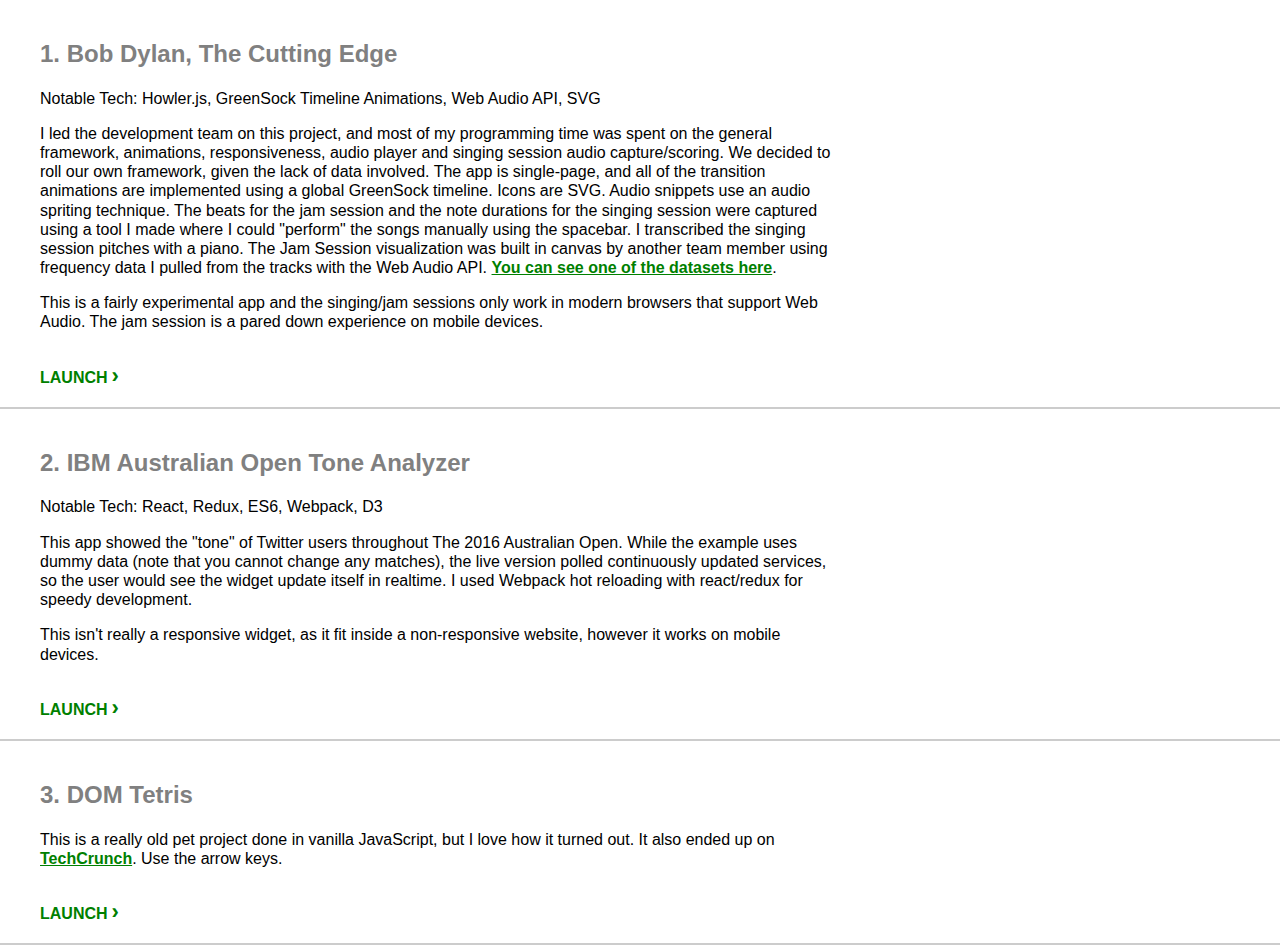
<file: index.html>
<!DOCTYPE html>
<html>
  <head>
    <meta charset="UTF-8">
    <title>Dalton Ridenhour</title>
    <style>
      body {margin: 0; padding:0;font-family: Helvetica, sans-serif;line-height: 1.2;}
      section,article {
        display: block;
      }

      article {
        border-bottom: 2px solid #cccccc;
        padding: 20px 40px;
      }
      article p {
        max-width: 800px;
      }

      h2 a {
        color: grey;
        text-decoration: none;
      }
      p a {
        color: green;
        font-weight: bold;
      }
      p:last-child {margin-bottom: 0;}
      a.cta {
        display: inline-block;
        text-transform: uppercase;
        text-decoration: none;
        font-weight: bold;
        color: green;
        position: relative;
        margin-top: 20px;
      }
      a.cta:after {
        content: "\203a";
        display: block;
        position: absolute;
        right: -26px;
        top: -5px;
        padding-left: 5px;
        font-size: 22px;
        width: 22px;
      }
      p a:hover,
      a.cta:hover {
        opacity: 0.9;
      }
      
    </style>
  </head>
  <body>
  
    <section>
      <article>
        <h2><a href="http://thecuttingedge.bobdylan.com" target="_blank">1. Bob Dylan, The Cutting Edge</a></h2>
        <p>Notable Tech: Howler.js, GreenSock Timeline Animations, Web Audio API, SVG</p>

        <p>I led the development team on this project, and most of my programming time was spent on the general framework, animations, responsiveness, audio player and singing session audio capture/scoring.  We decided to roll our own framework, given the lack of data involved. The app is single-page, and all of the transition animations are implemented using a global GreenSock timeline.  Icons are SVG.  Audio snippets use an audio spriting technique.  The beats for the jam session and the note durations for the singing session were captured using a tool I made where I could "perform" the songs manually using the spacebar.  I transcribed the singing session pitches with a piano.  The Jam Session visualization was built in canvas by another team member using frequency data I pulled from the tracks with the Web Audio API.  <a target="_blank" href="https://thecuttingedge.bobdylan.com/data/lars.json">You can see one of the datasets here</a>.</p>
        <p>This is a fairly experimental app and the singing/jam sessions only work in modern browsers that support Web Audio.  The jam session is a pared down experience on mobile devices.</p>
        <p><a class="cta" href="http://thecuttingedge.bobdylan.com" target="_blank">Launch</a></p>
      </article>
      <article>
        <h2><a href="./tones/" target="_blank">2. IBM Australian Open Tone Analyzer</a></h2>
        <p>Notable Tech: React, Redux, ES6, Webpack, D3</p>
        <p>This app showed the "tone" of Twitter users throughout The 2016 Australian Open.  While the example uses dummy data (note that you cannot change any matches), the live version polled continuously updated services, so the user would see the widget update itself in realtime. I used Webpack hot reloading with react/redux for speedy development.</p>
        <p>This isn't really a responsive widget, as it fit inside a non-responsive website, however it works on mobile devices.</p>
        <p><a class="cta" href="./tones/" target="_blank">Launch</a></p>
      </article>
      <article>
        <h2><a href="./tetris/" target="_blank">3. DOM Tetris</a></h2>
        <p>This is a really old pet project done in vanilla JavaScript, but I love how it turned out.  It also ended up on <a href="https://techcrunch.com/2011/07/12/tc-logo-tetris/" target="_blank">TechCrunch</a>. Use the arrow keys.</p>
        <p><a class="cta" href="./tetris/" target="_blank">Launch</a></p>
      </article>
    </section>
  </body>
</html>
</file>
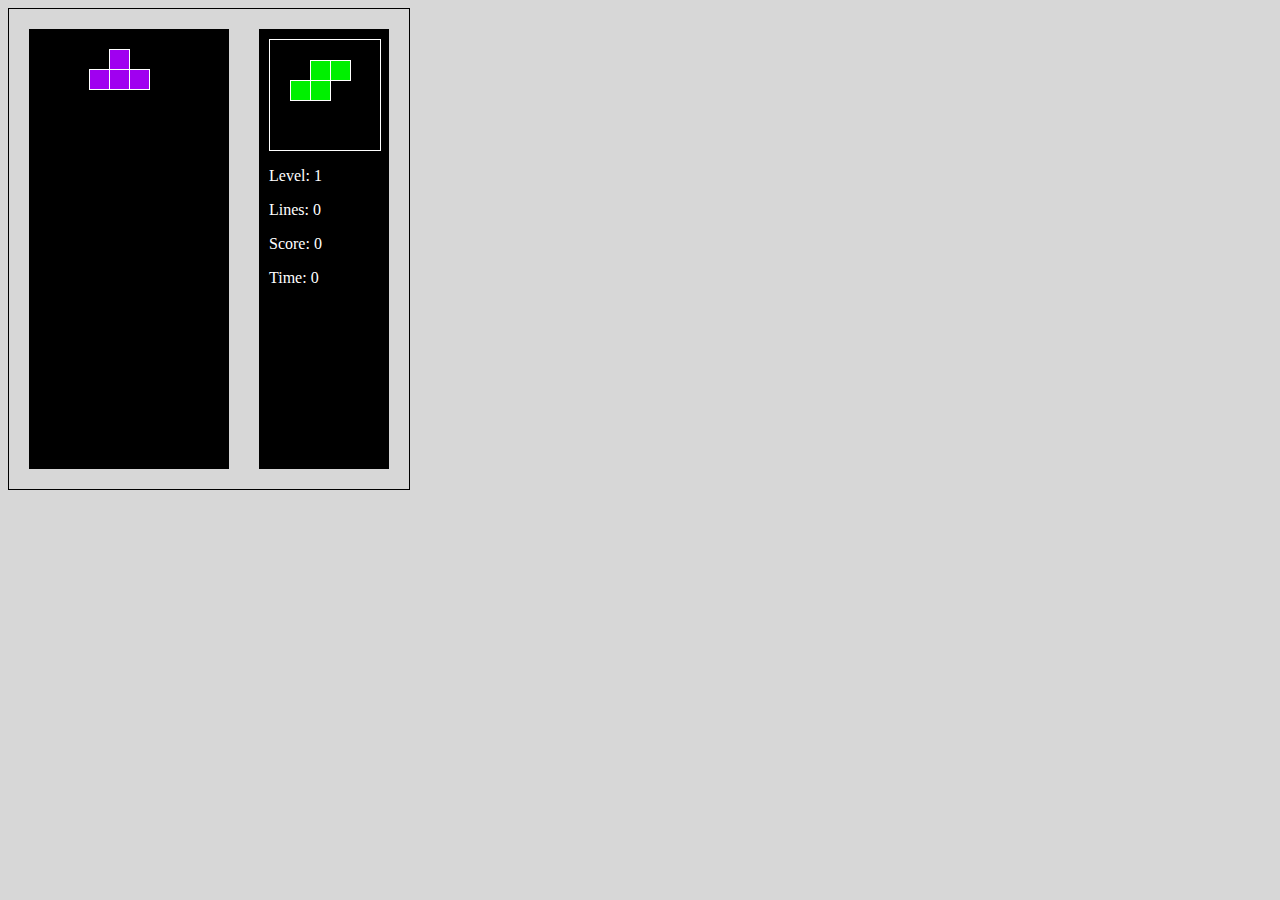
<file: tetris/index.html>
<!DOCTYPE HTML PUBLIC "-//W3C//DTD HTML 4.01//EN"
  "http://www.w3.org/TR/html4/strict.dtd">
<html>
<head>
<style type="text/css">
  body {overflow:hidden; background: #d7d7d7;}
  #tetris {
    width: 360px;
    border: 1px solid black;
    padding: 20px;
  }
  #canvas {
    width: 200px;
    height: 440px;
    background-color: #000;
    position: relative;
    color: #fff;
  }
  #canvas h1 {margin: 0; padding: 0; text-align: center; font-size: 30px; padding-top: 200px;}
  .piece {
    border: 1px solid white;
    position: absolute;
  }
  .square {
    position: absolute;
    width: 19px;
    height: 19px;
    border: 1px solid white;
  }
  .type0 {background-color: #A000F0;}
  .type1 {background-color: #00F0F0;}
  .type2 {background-color: #F0A000;}
  .type3 {background-color: #0000F0;}
  .type4 {background-color: #00F000;}
  .type5 {background-color: #F00000;}
  .type6 {background-color: #F0F000;}
  #next_shape {position: relative; background-color: #000; border: 1px solid white;width: 110px; height: 110px;}
  #info {background-color: #000; color: #fff; float: right; width: 110px; height: 420px; padding: 10px;}
</style>
</head>

<body>
<div id="tetris">
<!-- <div id="board" style="float: right; border: 1px solid black;">Board<br /></div> -->
  <div id="info">
    <div id="next_shape">asdfasdf</div>
    <p id="level">Level: <span></span></p>
    <p id="lines">Lines: <span></span></p>
    <p id="score">Score: <span></span></p>
    <p id="time">Time: <span></span></p>
  </div>
  <div id="canvas"></div>
</div>
<script type="text/javascript" src="tetris.js"></script>
</body>
</html>
</file>
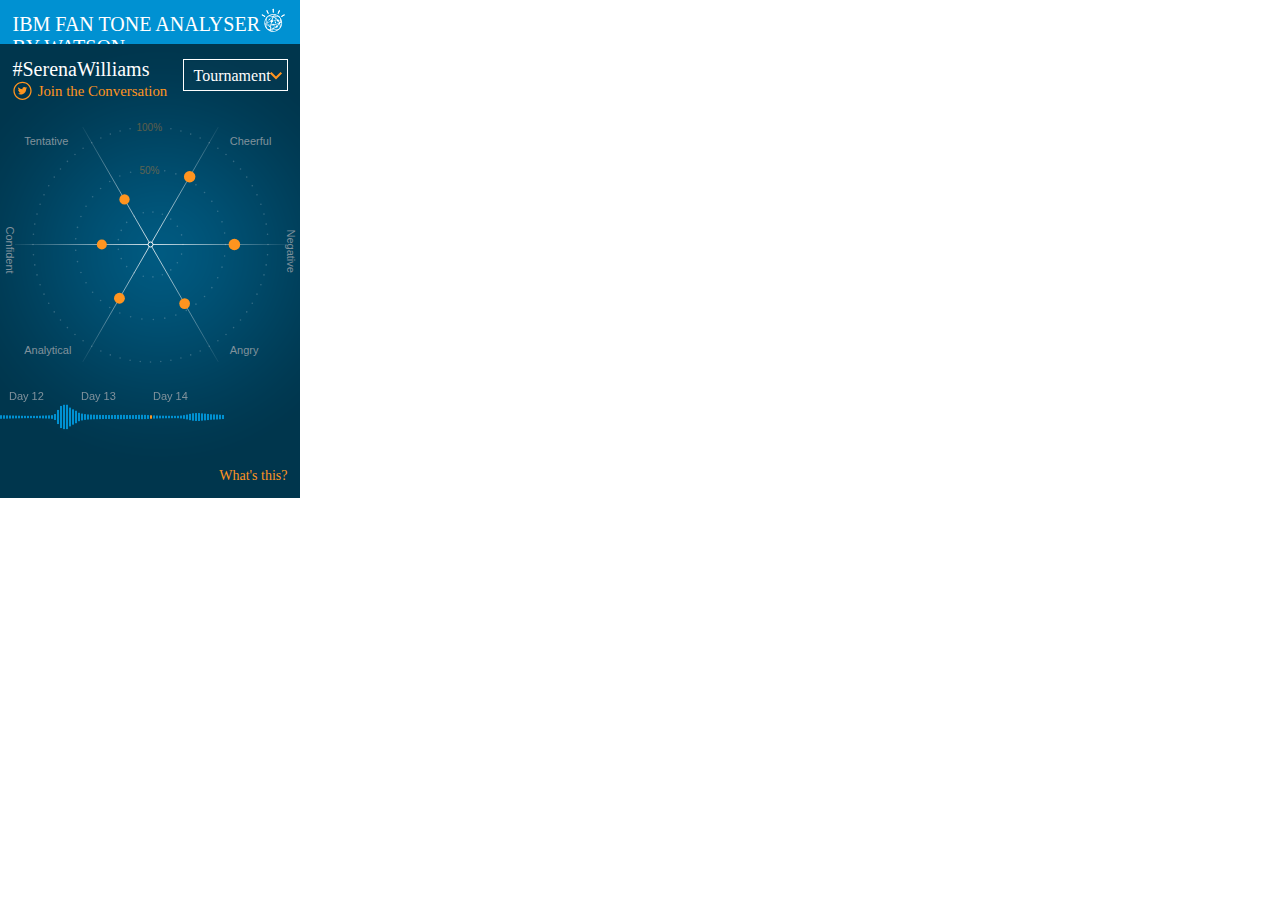
<file: tones/index.html>
<!DOCTYPE html><html lang="en-US"><head><link rel="icon" href="data:;base64,iVBORw0KGgo="><meta charset="UTF-8"><meta http-equiv="X-UA-Compatible" content="IE=edge"><meta name="robots" content="index,follow"><meta name="viewport" content="user-scalable=no,width=device-width, initial-scale=1,maximum-scale=1"><link rel="stylesheet" href="http://www.ausopen.com/aus/css/fonts.css"><link rel="stylesheet" href="./css/bundle.css"></head><body><div id="root-view"><div id="home-view" data-reactid=".n3wo3q8fue" data-react-checksum="1092970263"><div class="ibm-tone-analyzer" style="width:320px;" data-reactid=".n3wo3q8fue.0"><div class="ibm-tone-analyzer-header" data-reactid=".n3wo3q8fue.0.0"><h1 data-reactid=".n3wo3q8fue.0.0.0">IBM Fan Tone Analyser By Watson</h1><svg width="30" height="30" viewBox="-15 -15 1700.8 1417.3" class="ibm-watson-logo" data-reactid=".n3wo3q8fue.0.0.1"><g data-reactid=".n3wo3q8fue.0.0.1.0"><path class="logo-path-1" d="M1002,725.4c13.5-90.1,17-168.9,12-229.3c82.9-3.1,153.2,19.5,192.6,67.2l32-26.4 c-41.5-49.7-106.8-73.9-183.8-73.9c-14.4,0-29.2,0.8-44.3,2.5c-7.6-50.5-22.6-83.3-43.9-92.5c-0.4,0-0.9,0-0.9-0.4l-4.8,39.3 c0.4,0,0.9,0,0.9,0c12,2.8,20.3,23.9,25,56.8c-103.9,16.9-220.9,71-326.4,158.1c-3.5,2.9-6.9,5.8-10.3,8.7 c-5.8-4.1-12.8-6.5-20.4-6.5c-19.5,0-35.5,16-35.5,35.5c0,6.6,1.9,12.8,5.1,18.2c-41.6,42-76.7,86.4-104.6,131.3 c-38.9-115.1-30.2-222.9,28.2-281.8l-29.4-29c-72.1,72.9-73.7,198.9-17.2,330.6c-73.9,28.7-128.1,63.2-122,101.8v0.4l41.9-6.5 c-9.7-12,15.7-35.5,68.8-62.1c-58.4,119.1-63.8,235.5-2.2,310.3l32-26.4c-52.7-64.1-51.9-172.7-3-284.4 c27.5,55,64.8,110.2,111.1,162.4c-4.1,5.8-6.5,12.8-6.5,20.3c0,19.5,16,35.5,35.5,35.5c7.1,0,13.7-2.1,19.2-5.7 c56.2,53.7,116.6,96.9,177,128.5c-35,64.5-67.6,105-85.5,95.6l-13.4,33.3c1.3,0.4,2.2,0.9,3.5,1.3c31.6,9.3,74.4-36.9,117.7-119.1 c66.9,31.8,133,49.1,192.3,50.4c66.6,1.7,124.5-17.3,165.2-58.8l-29.4-29c-63.8,64.4-188.4,68.2-317.2,15.8 c39.5-80.5,78.5-189.6,108.8-312.4c1.8-7.1,3.5-14.2,5.1-21.3c18.9-1.1,33.8-16.6,33.4-35.4c0-13.5-7.7-25.4-19-31.3 c3.7-19,7-37.6,9.9-55.7c189.9-11.8,305.9,16.7,307,43.8l41.1-6.1C1336.6,710.2,1147.8,712.9,1002,725.4z M667.9,638.6 C770.4,554,888.1,507.4,990.1,497.8c4.5,59.9,0.9,144.1-9.7,229.6c-14.8,1.4-29.1,2.9-42.4,4.4c-3.8-11-14.2-18.8-26.5-18.8 c-14.7,0-26.6,11.1-28,25.4c-27.8,3.6-46.2,6.5-49.9,7c-12,1.8-183.6,29.3-318.1,74.4c24.2-43.4,55.6-86.4,93.8-126.5 c5.8,4.2,13,6.7,20.7,6.7c19.5,0,35.5-15.6,35.5-35.5c0-7-2.1-13.5-5.6-19C662.4,643.2,665.2,640.9,667.9,638.6z M970.8,793.1 c-18.4,1.2-33.1,16.7-33.1,35.4c0,14,8.3,26.2,20.2,32c-2.2,9.8-4.4,19.5-6.8,29c-24.9,100.3-69.4,215-112.2,298.4 c-60.6-27.7-121.5-67.7-176.7-119.5c3.3-5.4,5.3-11.7,5.3-18.5c0-19.5-16-35.5-35.5-35.5c-6.3,0-12.2,1.7-17.3,4.6 c-47.3-54.4-83.1-113-107.1-170.8c77.9-32.6,192.1-66.9,331-88.8c16-2.5,31.6-4.8,46.9-6.8c4.4,9.9,14.2,16.7,25.7,16.7 c13.4,0,24.8-9.8,27.5-22.9c13.5-1.4,26.6-2.5,39.5-3.5C976.1,759.6,973.6,776.4,970.8,793.1z" data-reactid=".n3wo3q8fue.0.0.1.0.0"></path><path class="logo-path-2" d="M824,251.6V86.9c0-14.7,12.1-26.8,26.8-26.8s26.8,12.1,26.8,26.8v165.2c0,14.7-12.1,26.8-26.8,26.8 C836.1,278.4,824,266.8,824,251.6" data-reactid=".n3wo3q8fue.0.0.1.0.1"></path><path class="logo-path-2" d="M1113.7,340.7c-9.5-4.8-15.1-14.3-15.1-24.2c0-3.9,0.9-7.8,2.6-11.2l71.3-148.7c4.8-9.5,14.3-15.1,24.2-15.1 c3.9,0,7.8,0.9,11.2,2.6c9.5,4.3,15.1,14.3,15.1,24.2c0,3.9-0.9,7.8-2.6,11.7l-71.3,148.7c-4.8,9.5-14.3,15.1-24.2,15.1 C1121.5,343.3,1117.2,342.4,1113.7,340.7" data-reactid=".n3wo3q8fue.0.0.1.0.2"></path><path class="logo-path-2" d="M575,340.7c-3.9,1.7-7.8,2.6-11.7,2.6c-9.9,0-19.5-5.6-24.2-15.1l-70.9-148.7c-1.7-3.9-2.6-7.8-2.6-11.7 c0-9.9,5.6-19.5,15.1-24.2c3.9-1.7,7.8-2.6,11.7-2.6c9.9,0,19.5,5.6,24.2,15.1l71.3,148.7c1.7,3.5,2.6,7.8,2.6,11.2 C590.1,326.9,584.9,336.4,575,340.7" data-reactid=".n3wo3q8fue.0.0.1.0.3"></path><path class="logo-path-2" d="M1309.1,506.3c-2.6-4.3-3.9-9.1-3.9-14.3c0-9.1,4.3-17.7,12.5-22.9l140.1-86.9c4.3-2.6,9.1-3.9,14.3-3.9 c9.1,0,17.7,4.3,22.9,12.5c2.6,4.3,3.9,9.1,3.9,14.3c0,9.1-4.3,17.7-12.5,22.9L1346.3,515c-4.3,3-9.1,3.9-14.3,3.9 C1323,518.8,1313.9,514.5,1309.1,506.3" data-reactid=".n3wo3q8fue.0.0.1.0.4"></path><path class="logo-path-2" d="M388.2,506.3c-5.2,8.2-13.8,12.5-22.5,12.5c-4.8,0-9.5-1.3-14.3-3.9L211.3,428c-8.2-5.2-12.5-13.8-12.5-22.9 c0-4.8,1.3-9.5,3.9-14.3c5.2-8.2,13.8-12.5,22.5-12.5c4.8,0,9.5,1.3,14.3,3.9l140.1,86.9c8.2,5.2,12.5,13.8,12.5,22.9 C392.5,497.2,391.2,502,388.2,506.3" data-reactid=".n3wo3q8fue.0.0.1.0.5"></path><path class="anim3" d="M824,251.6V86.9c0-14.7,12.1-26.8,26.8-26.8s26.8,12.1,26.8,26.8v165.2c0,14.7-12.1,26.8-26.8,26.8 C836.1,278.4,824,266.8,824,251.6" data-reactid=".n3wo3q8fue.0.0.1.0.6"></path><path class="anim4" d="M1113.7,340.7c-9.5-4.8-15.1-14.3-15.1-24.2c0-3.9,0.9-7.8,2.6-11.2l71.3-148.7c4.8-9.5,14.3-15.1,24.2-15.1 c3.9,0,7.8,0.9,11.2,2.6c9.5,4.3,15.1,14.3,15.1,24.2c0,3.9-0.9,7.8-2.6,11.7l-71.3,148.7c-4.8,9.5-14.3,15.1-24.2,15.1 C1121.5,343.3,1117.2,342.4,1113.7,340.7" data-reactid=".n3wo3q8fue.0.0.1.0.7"></path><path class="anim2" d="M575,340.7c-3.9,1.7-7.8,2.6-11.7,2.6c-9.9,0-19.5-5.6-24.2-15.1l-70.9-148.7c-1.7-3.9-2.6-7.8-2.6-11.7 c0-9.9,5.6-19.5,15.1-24.2c3.9-1.7,7.8-2.6,11.7-2.6c9.9,0,19.5,5.6,24.2,15.1l71.3,148.7c1.7,3.5,2.6,7.8,2.6,11.2 C590.1,326.9,584.9,336.4,575,340.7" data-reactid=".n3wo3q8fue.0.0.1.0.8"></path><path class="anim5" d="M1309.1,506.3c-2.6-4.3-3.9-9.1-3.9-14.3c0-9.1,4.3-17.7,12.5-22.9l140.1-86.9c4.3-2.6,9.1-3.9,14.3-3.9 c9.1,0,17.7,4.3,22.9,12.5c2.6,4.3,3.9,9.1,3.9,14.3c0,9.1-4.3,17.7-12.5,22.9L1346.3,515c-4.3,3-9.1,3.9-14.3,3.9 C1323,518.8,1313.9,514.5,1309.1,506.3" data-reactid=".n3wo3q8fue.0.0.1.0.9"></path><path class="anim1" d="M388.2,506.3c-5.2,8.2-13.8,12.5-22.5,12.5c-4.8,0-9.5-1.3-14.3-3.9L211.3,428c-8.2-5.2-12.5-13.8-12.5-22.9 c0-4.8,1.3-9.5,3.9-14.3c5.2-8.2,13.8-12.5,22.5-12.5c4.8,0,9.5,1.3,14.3,3.9l140.1,86.9c8.2,5.2,12.5,13.8,12.5,22.9 C392.5,497.2,391.2,502,388.2,506.3" data-reactid=".n3wo3q8fue.0.0.1.0.a"></path><path class="logo-path-2" d="M1217.8,1200.3c84.1-89.9,135.7-210.6,135.9-343.4c0-277.2-225.7-502.4-502.9-502.4 c-134.3,0-256.6,53-346.9,139.2c-3.7,3.2-7.3,6.5-10.7,10l0.3,0.3C403.6,594.9,348,719.8,348,857.4c0,277.2,225.7,502.4,502.9,502.4 c139.4,0,265.7-57,356.9-149l0.3,0.3C1211.4,1207.6,1214.7,1204,1217.8,1200.3z M1266.8,1056.7c1.3-53.4-10.5-112.7-34.6-173.2 c31.7-13.3,59.3-27.7,79.7-43.2c0.2,5.7,0.3,11.4,0.3,17.1C1312.2,928.7,1295.9,996.3,1266.8,1056.7z M1078.5,1011.2 c-9.6-5.4-20.6-8.5-32.3-8.5c-36.8,0-66.2,29.8-66.2,66.2c0,8.3,1.5,16.1,4.3,23.4c-87.5,61.9-185,99.7-270.6,113.3 c-1.5-57.3,6-133.2,18.8-211.5c23.4-2.1,45.2-4.5,64.7-6.8c10.1,14.5,26.9,24.1,45.8,24.1c24.4,0,45.2-15.8,52.7-37.7 c53.2-9.3,164.4-31.5,263.2-63.4C1136.4,945,1109.5,979.1,1078.5,1011.2z M518.2,1176.7c-7.8-8.1-15.3-16.5-22.5-25.2 c-0.1-0.2-0.2-0.3-0.3-0.5l-0.1,0.1c-40.5-48.9-71.1-106.3-88.8-169.1c65.8,24,181.2,22.9,282.1,15.7c-14.3,88.4-19.8,159-17,212.7 C606.8,1214.6,551.9,1203.4,518.2,1176.7z M676.2,1252.5c2.3,13.4,5.4,25.3,9.2,35.6c-26.6-10.3-52-22.9-75.9-37.7 C630.7,1253,653,1253.7,676.2,1252.5z M765.6,832.3c41.8-0.2,75.8-34.3,75.8-76.1c0-27-14.1-50.7-35.4-64.2 c17.7-53.9,37.4-106.1,57.3-150.5c59,31.1,118.4,74.2,173.1,128.3c7.9,7.8,15.5,15.7,23,23.7c-5,8.8-7.8,19-7.8,29.9 c0,33.7,27.2,61,61,61c6.1,0,11.9-0.9,17.4-2.6c18,26.4,33.6,53.1,46.7,79.7c-69.2,24.8-164.7,50.3-283,70.5 c-8.9-19-28.2-32.2-50.5-32.2c-28.1,0-51.4,21-55.2,48c-16.6,2.1-32.7,4-48.3,5.7C747.2,912.2,756,871.1,765.6,832.3z M1249.8,831.1 c19.4-46.2,30.8-91.7,33.6-134.2c10.5,28.3,18.4,57.9,23.2,88.5C1306.7,796.3,1287.2,812.6,1249.8,831.1z M1226.5,589.8 c29,54.5,20.2,142.6-21.1,235.4c-12.1-23.2-26-46.4-41.6-69.2c6.1-9.5,9.6-20.7,9.6-32.6c0-33.7-27.2-61-61-61 c-7.2,0-14.1,1.3-20.6,3.5c-7.9-8.5-16-16.9-24.4-25.2c-58.3-57.8-122.3-103.7-186.5-136.5c29.6-58.7,58.4-96.1,80.2-92.2l0.3-2.6 C1069.8,436.2,1163.3,501.4,1226.5,589.8z M850.8,396.1c17.5,0,34.8,1,51.8,2.9c-19.5,19.5-40.2,48.8-61,86.8 C773.3,456.4,706,442,646.4,443.9C708,413.3,777.5,396.1,850.8,396.1z M534.6,521.9c64.9-52.4,173.8-49.6,288.5,0.3 c-21.2,44.2-42.1,97.2-61.3,158c-40.3,1.8-72.6,35.2-72.6,76c0,26.7,13.9,50.2,34.8,63.8c-0.3,1.5-0.7,3-1,4.5 c-10.8,47.8-19.9,92.2-27.3,133.1c-181.3,15.3-284.2-2.3-299.1-28.5l-1.3,0.2c-3.7-23.5-5.6-47.5-5.6-72 C389.5,725.4,445.3,606.1,534.6,521.9z M850.8,1318.7c-37.7,0-74.3-4.5-109.3-13.1l0.8-2c-12.9-7.1-21-26.8-25.2-55.3 c92.9-13.5,196-55.8,291.6-125.1c10.7,7.4,23.7,11.7,37.6,11.7c36.3,0,66.2-29.8,66.2-66.2c0-10.2-2.4-19.9-6.6-28.6 c37.7-37.9,69.9-78.1,96.1-118.9c36,101.4,32.9,194.8-15.7,252.3C1102.1,1262.9,982.8,1318.7,850.8,1318.7z" data-reactid=".n3wo3q8fue.0.0.1.0.b"></path></g></svg></div><div class="ibm-tone-analyzer-stage" style="background-image:url(&#x27;./img/bg.png&#x27;);width:320px;height:418.5px;" data-reactid=".n3wo3q8fue.0.1"><div class="ibm-tone-analyzer-sub-header" data-reactid=".n3wo3q8fue.0.1.0"><div class="ibm-tone-analyzer-intro" data-reactid=".n3wo3q8fue.0.1.0.0"></div><span data-reactid=".n3wo3q8fue.0.1.0.1"></span></div><div class="ibm-tone-analyzer-vis-container" data-reactid=".n3wo3q8fue.0.1.1"></div><div class="ibm-tone-analyzer-not-enough-data ibm-hidden" data-reactid=".n3wo3q8fue.0.1.2"><p data-reactid=".n3wo3q8fue.0.1.2.0">Not enough data to load the Social Tone Analyser experience. Join the conversation by posting a tweet.</p><a href="javascript:void(0);" class="ibm-twitter-cta" data-reactid=".n3wo3q8fue.0.1.2.1"><span class="twitter-icon" data-reactid=".n3wo3q8fue.0.1.2.1.0"><svg version="1.1" x="0px" y="0px" viewBox="0 0 36.2 35.9" data-reactid=".n3wo3q8fue.0.1.2.1.0.0"><g data-reactid=".n3wo3q8fue.0.1.2.1.0.0.0"><path d="M17.7,1.3c-9.4,0-17,7.6-17,17s7.6,17,17,17s17-7.6,17-17S27.1,1.3,17.7,1.3z M17.7,32.9 c-8,0-14.6-6.5-14.6-14.6S9.7,3.7,17.7,3.7s14.6,6.5,14.6,14.6S25.7,32.9,17.7,32.9z" data-reactid=".n3wo3q8fue.0.1.2.1.0.0.0.0"></path><path d="M26.5,12.8c-0.6,0.3-1.3,0.5-2.1,0.6c0.7-0.4,1.3-1.2,1.6-2c-0.7,0.4-1.5,0.7-2.3,0.9 c-0.7-0.7-1.6-1.1-2.6-1.1c-2,0-3.6,1.6-3.6,3.6c0,0.3,0,0.6,0.1,0.8c-3-0.2-5.7-1.6-7.5-3.8c-0.3,0.5-0.5,1.2-0.5,1.8 c0,1.3,0.6,2.4,1.6,3c-0.6,0-1.2-0.2-1.6-0.5c0,0,0,0,0,0c0,1.8,1.2,3.2,2.9,3.5c-0.3,0.1-0.6,0.1-1,0.1c-0.2,0-0.5,0-0.7-0.1 c0.5,1.4,1.8,2.5,3.4,2.5c-1.2,1-2.8,1.5-4.5,1.5c-0.3,0-0.6,0-0.9-0.1c1.6,1,3.5,1.6,5.5,1.6c6.7,0,10.3-5.5,10.3-10.3 c0-0.2,0-0.3,0-0.5C25.4,14.2,26,13.6,26.5,12.8z" data-reactid=".n3wo3q8fue.0.1.2.1.0.0.0.1"></path></g></svg></span><span data-reactid=".n3wo3q8fue.0.1.2.1.1"> Join the Conversation</span></a></div><span data-reactid=".n3wo3q8fue.0.1.3"></span><div class="ibm-tone-analyzer-message" data-reactid=".n3wo3q8fue.0.1.4"></div><div class="ibm-watson-loader loading" data-reactid=".n3wo3q8fue.0.1.5"><svg width="71" height="71" viewBox="-35.5 -35.5 1700.8 1417.3" class="ibm-watson-logo ibm-watson-logo-loader loading" data-reactid=".n3wo3q8fue.0.1.5.0"><g data-reactid=".n3wo3q8fue.0.1.5.0.0"><path class="logo-path-1" d="M1002,725.4c13.5-90.1,17-168.9,12-229.3c82.9-3.1,153.2,19.5,192.6,67.2l32-26.4 c-41.5-49.7-106.8-73.9-183.8-73.9c-14.4,0-29.2,0.8-44.3,2.5c-7.6-50.5-22.6-83.3-43.9-92.5c-0.4,0-0.9,0-0.9-0.4l-4.8,39.3 c0.4,0,0.9,0,0.9,0c12,2.8,20.3,23.9,25,56.8c-103.9,16.9-220.9,71-326.4,158.1c-3.5,2.9-6.9,5.8-10.3,8.7 c-5.8-4.1-12.8-6.5-20.4-6.5c-19.5,0-35.5,16-35.5,35.5c0,6.6,1.9,12.8,5.1,18.2c-41.6,42-76.7,86.4-104.6,131.3 c-38.9-115.1-30.2-222.9,28.2-281.8l-29.4-29c-72.1,72.9-73.7,198.9-17.2,330.6c-73.9,28.7-128.1,63.2-122,101.8v0.4l41.9-6.5 c-9.7-12,15.7-35.5,68.8-62.1c-58.4,119.1-63.8,235.5-2.2,310.3l32-26.4c-52.7-64.1-51.9-172.7-3-284.4 c27.5,55,64.8,110.2,111.1,162.4c-4.1,5.8-6.5,12.8-6.5,20.3c0,19.5,16,35.5,35.5,35.5c7.1,0,13.7-2.1,19.2-5.7 c56.2,53.7,116.6,96.9,177,128.5c-35,64.5-67.6,105-85.5,95.6l-13.4,33.3c1.3,0.4,2.2,0.9,3.5,1.3c31.6,9.3,74.4-36.9,117.7-119.1 c66.9,31.8,133,49.1,192.3,50.4c66.6,1.7,124.5-17.3,165.2-58.8l-29.4-29c-63.8,64.4-188.4,68.2-317.2,15.8 c39.5-80.5,78.5-189.6,108.8-312.4c1.8-7.1,3.5-14.2,5.1-21.3c18.9-1.1,33.8-16.6,33.4-35.4c0-13.5-7.7-25.4-19-31.3 c3.7-19,7-37.6,9.9-55.7c189.9-11.8,305.9,16.7,307,43.8l41.1-6.1C1336.6,710.2,1147.8,712.9,1002,725.4z M667.9,638.6 C770.4,554,888.1,507.4,990.1,497.8c4.5,59.9,0.9,144.1-9.7,229.6c-14.8,1.4-29.1,2.9-42.4,4.4c-3.8-11-14.2-18.8-26.5-18.8 c-14.7,0-26.6,11.1-28,25.4c-27.8,3.6-46.2,6.5-49.9,7c-12,1.8-183.6,29.3-318.1,74.4c24.2-43.4,55.6-86.4,93.8-126.5 c5.8,4.2,13,6.7,20.7,6.7c19.5,0,35.5-15.6,35.5-35.5c0-7-2.1-13.5-5.6-19C662.4,643.2,665.2,640.9,667.9,638.6z M970.8,793.1 c-18.4,1.2-33.1,16.7-33.1,35.4c0,14,8.3,26.2,20.2,32c-2.2,9.8-4.4,19.5-6.8,29c-24.9,100.3-69.4,215-112.2,298.4 c-60.6-27.7-121.5-67.7-176.7-119.5c3.3-5.4,5.3-11.7,5.3-18.5c0-19.5-16-35.5-35.5-35.5c-6.3,0-12.2,1.7-17.3,4.6 c-47.3-54.4-83.1-113-107.1-170.8c77.9-32.6,192.1-66.9,331-88.8c16-2.5,31.6-4.8,46.9-6.8c4.4,9.9,14.2,16.7,25.7,16.7 c13.4,0,24.8-9.8,27.5-22.9c13.5-1.4,26.6-2.5,39.5-3.5C976.1,759.6,973.6,776.4,970.8,793.1z" data-reactid=".n3wo3q8fue.0.1.5.0.0.0"></path><path class="logo-path-2" d="M824,251.6V86.9c0-14.7,12.1-26.8,26.8-26.8s26.8,12.1,26.8,26.8v165.2c0,14.7-12.1,26.8-26.8,26.8 C836.1,278.4,824,266.8,824,251.6" data-reactid=".n3wo3q8fue.0.1.5.0.0.1"></path><path class="logo-path-2" d="M1113.7,340.7c-9.5-4.8-15.1-14.3-15.1-24.2c0-3.9,0.9-7.8,2.6-11.2l71.3-148.7c4.8-9.5,14.3-15.1,24.2-15.1 c3.9,0,7.8,0.9,11.2,2.6c9.5,4.3,15.1,14.3,15.1,24.2c0,3.9-0.9,7.8-2.6,11.7l-71.3,148.7c-4.8,9.5-14.3,15.1-24.2,15.1 C1121.5,343.3,1117.2,342.4,1113.7,340.7" data-reactid=".n3wo3q8fue.0.1.5.0.0.2"></path><path class="logo-path-2" d="M575,340.7c-3.9,1.7-7.8,2.6-11.7,2.6c-9.9,0-19.5-5.6-24.2-15.1l-70.9-148.7c-1.7-3.9-2.6-7.8-2.6-11.7 c0-9.9,5.6-19.5,15.1-24.2c3.9-1.7,7.8-2.6,11.7-2.6c9.9,0,19.5,5.6,24.2,15.1l71.3,148.7c1.7,3.5,2.6,7.8,2.6,11.2 C590.1,326.9,584.9,336.4,575,340.7" data-reactid=".n3wo3q8fue.0.1.5.0.0.3"></path><path class="logo-path-2" d="M1309.1,506.3c-2.6-4.3-3.9-9.1-3.9-14.3c0-9.1,4.3-17.7,12.5-22.9l140.1-86.9c4.3-2.6,9.1-3.9,14.3-3.9 c9.1,0,17.7,4.3,22.9,12.5c2.6,4.3,3.9,9.1,3.9,14.3c0,9.1-4.3,17.7-12.5,22.9L1346.3,515c-4.3,3-9.1,3.9-14.3,3.9 C1323,518.8,1313.9,514.5,1309.1,506.3" data-reactid=".n3wo3q8fue.0.1.5.0.0.4"></path><path class="logo-path-2" d="M388.2,506.3c-5.2,8.2-13.8,12.5-22.5,12.5c-4.8,0-9.5-1.3-14.3-3.9L211.3,428c-8.2-5.2-12.5-13.8-12.5-22.9 c0-4.8,1.3-9.5,3.9-14.3c5.2-8.2,13.8-12.5,22.5-12.5c4.8,0,9.5,1.3,14.3,3.9l140.1,86.9c8.2,5.2,12.5,13.8,12.5,22.9 C392.5,497.2,391.2,502,388.2,506.3" data-reactid=".n3wo3q8fue.0.1.5.0.0.5"></path><path class="anim3" d="M824,251.6V86.9c0-14.7,12.1-26.8,26.8-26.8s26.8,12.1,26.8,26.8v165.2c0,14.7-12.1,26.8-26.8,26.8 C836.1,278.4,824,266.8,824,251.6" data-reactid=".n3wo3q8fue.0.1.5.0.0.6"></path><path class="anim4" d="M1113.7,340.7c-9.5-4.8-15.1-14.3-15.1-24.2c0-3.9,0.9-7.8,2.6-11.2l71.3-148.7c4.8-9.5,14.3-15.1,24.2-15.1 c3.9,0,7.8,0.9,11.2,2.6c9.5,4.3,15.1,14.3,15.1,24.2c0,3.9-0.9,7.8-2.6,11.7l-71.3,148.7c-4.8,9.5-14.3,15.1-24.2,15.1 C1121.5,343.3,1117.2,342.4,1113.7,340.7" data-reactid=".n3wo3q8fue.0.1.5.0.0.7"></path><path class="anim2" d="M575,340.7c-3.9,1.7-7.8,2.6-11.7,2.6c-9.9,0-19.5-5.6-24.2-15.1l-70.9-148.7c-1.7-3.9-2.6-7.8-2.6-11.7 c0-9.9,5.6-19.5,15.1-24.2c3.9-1.7,7.8-2.6,11.7-2.6c9.9,0,19.5,5.6,24.2,15.1l71.3,148.7c1.7,3.5,2.6,7.8,2.6,11.2 C590.1,326.9,584.9,336.4,575,340.7" data-reactid=".n3wo3q8fue.0.1.5.0.0.8"></path><path class="anim5" d="M1309.1,506.3c-2.6-4.3-3.9-9.1-3.9-14.3c0-9.1,4.3-17.7,12.5-22.9l140.1-86.9c4.3-2.6,9.1-3.9,14.3-3.9 c9.1,0,17.7,4.3,22.9,12.5c2.6,4.3,3.9,9.1,3.9,14.3c0,9.1-4.3,17.7-12.5,22.9L1346.3,515c-4.3,3-9.1,3.9-14.3,3.9 C1323,518.8,1313.9,514.5,1309.1,506.3" data-reactid=".n3wo3q8fue.0.1.5.0.0.9"></path><path class="anim1" d="M388.2,506.3c-5.2,8.2-13.8,12.5-22.5,12.5c-4.8,0-9.5-1.3-14.3-3.9L211.3,428c-8.2-5.2-12.5-13.8-12.5-22.9 c0-4.8,1.3-9.5,3.9-14.3c5.2-8.2,13.8-12.5,22.5-12.5c4.8,0,9.5,1.3,14.3,3.9l140.1,86.9c8.2,5.2,12.5,13.8,12.5,22.9 C392.5,497.2,391.2,502,388.2,506.3" data-reactid=".n3wo3q8fue.0.1.5.0.0.a"></path><path class="logo-path-2" d="M1217.8,1200.3c84.1-89.9,135.7-210.6,135.9-343.4c0-277.2-225.7-502.4-502.9-502.4 c-134.3,0-256.6,53-346.9,139.2c-3.7,3.2-7.3,6.5-10.7,10l0.3,0.3C403.6,594.9,348,719.8,348,857.4c0,277.2,225.7,502.4,502.9,502.4 c139.4,0,265.7-57,356.9-149l0.3,0.3C1211.4,1207.6,1214.7,1204,1217.8,1200.3z M1266.8,1056.7c1.3-53.4-10.5-112.7-34.6-173.2 c31.7-13.3,59.3-27.7,79.7-43.2c0.2,5.7,0.3,11.4,0.3,17.1C1312.2,928.7,1295.9,996.3,1266.8,1056.7z M1078.5,1011.2 c-9.6-5.4-20.6-8.5-32.3-8.5c-36.8,0-66.2,29.8-66.2,66.2c0,8.3,1.5,16.1,4.3,23.4c-87.5,61.9-185,99.7-270.6,113.3 c-1.5-57.3,6-133.2,18.8-211.5c23.4-2.1,45.2-4.5,64.7-6.8c10.1,14.5,26.9,24.1,45.8,24.1c24.4,0,45.2-15.8,52.7-37.7 c53.2-9.3,164.4-31.5,263.2-63.4C1136.4,945,1109.5,979.1,1078.5,1011.2z M518.2,1176.7c-7.8-8.1-15.3-16.5-22.5-25.2 c-0.1-0.2-0.2-0.3-0.3-0.5l-0.1,0.1c-40.5-48.9-71.1-106.3-88.8-169.1c65.8,24,181.2,22.9,282.1,15.7c-14.3,88.4-19.8,159-17,212.7 C606.8,1214.6,551.9,1203.4,518.2,1176.7z M676.2,1252.5c2.3,13.4,5.4,25.3,9.2,35.6c-26.6-10.3-52-22.9-75.9-37.7 C630.7,1253,653,1253.7,676.2,1252.5z M765.6,832.3c41.8-0.2,75.8-34.3,75.8-76.1c0-27-14.1-50.7-35.4-64.2 c17.7-53.9,37.4-106.1,57.3-150.5c59,31.1,118.4,74.2,173.1,128.3c7.9,7.8,15.5,15.7,23,23.7c-5,8.8-7.8,19-7.8,29.9 c0,33.7,27.2,61,61,61c6.1,0,11.9-0.9,17.4-2.6c18,26.4,33.6,53.1,46.7,79.7c-69.2,24.8-164.7,50.3-283,70.5 c-8.9-19-28.2-32.2-50.5-32.2c-28.1,0-51.4,21-55.2,48c-16.6,2.1-32.7,4-48.3,5.7C747.2,912.2,756,871.1,765.6,832.3z M1249.8,831.1 c19.4-46.2,30.8-91.7,33.6-134.2c10.5,28.3,18.4,57.9,23.2,88.5C1306.7,796.3,1287.2,812.6,1249.8,831.1z M1226.5,589.8 c29,54.5,20.2,142.6-21.1,235.4c-12.1-23.2-26-46.4-41.6-69.2c6.1-9.5,9.6-20.7,9.6-32.6c0-33.7-27.2-61-61-61 c-7.2,0-14.1,1.3-20.6,3.5c-7.9-8.5-16-16.9-24.4-25.2c-58.3-57.8-122.3-103.7-186.5-136.5c29.6-58.7,58.4-96.1,80.2-92.2l0.3-2.6 C1069.8,436.2,1163.3,501.4,1226.5,589.8z M850.8,396.1c17.5,0,34.8,1,51.8,2.9c-19.5,19.5-40.2,48.8-61,86.8 C773.3,456.4,706,442,646.4,443.9C708,413.3,777.5,396.1,850.8,396.1z M534.6,521.9c64.9-52.4,173.8-49.6,288.5,0.3 c-21.2,44.2-42.1,97.2-61.3,158c-40.3,1.8-72.6,35.2-72.6,76c0,26.7,13.9,50.2,34.8,63.8c-0.3,1.5-0.7,3-1,4.5 c-10.8,47.8-19.9,92.2-27.3,133.1c-181.3,15.3-284.2-2.3-299.1-28.5l-1.3,0.2c-3.7-23.5-5.6-47.5-5.6-72 C389.5,725.4,445.3,606.1,534.6,521.9z M850.8,1318.7c-37.7,0-74.3-4.5-109.3-13.1l0.8-2c-12.9-7.1-21-26.8-25.2-55.3 c92.9-13.5,196-55.8,291.6-125.1c10.7,7.4,23.7,11.7,37.6,11.7c36.3,0,66.2-29.8,66.2-66.2c0-10.2-2.4-19.9-6.6-28.6 c37.7-37.9,69.9-78.1,96.1-118.9c36,101.4,32.9,194.8-15.7,252.3C1102.1,1262.9,982.8,1318.7,850.8,1318.7z" data-reactid=".n3wo3q8fue.0.1.5.0.0.b"></path></g></svg></div><noscript data-reactid=".n3wo3q8fue.0.1.6"></noscript><span data-reactid=".n3wo3q8fue.0.1.7"></span></div><div class="ibm-tone-analyzer-footer" data-reactid=".n3wo3q8fue.0.2"><div class="ibm-footer-button-wrapper ibm-hidden" data-reactid=".n3wo3q8fue.0.2.0"><a class="ibm-link-button" data-reactid=".n3wo3q8fue.0.2.0.0">What&#x27;s this?</a></div></div><span data-reactid=".n3wo3q8fue.0.3"></span></div></div></div><script>if (typeof window !== 'undefined') {
  if (window.location.search.match('desktop')) {
    document.querySelector('.ibm-tone-analyzer').style.width = '300px';
    document.querySelector('.ibm-tone-analyzer-stage').style.width = '300px';
  }
}</script><script src="./js/bundle.js"></script></body></html>
</file>
<file: tones/css/bundle.css>
.f-bold,.f-light,.f-regular,.f-thin{font-weight:400}.f-regular{font-family:yanone_kaffeesatz_regularRg!important}.f-bold{font-family:yanone_kaffeesatz_boldregular!important}.f-light{font-family:yanone_kaffeesatz_lightRg!important}.f-thin{font-family:yanone_kaffeesatz_thinregular!important}a,h1,h2,h3,h4,h5,p{margin:0;font-weight:400}.highlight,a.highlight{color:#ff941f}a{text-decoration:none}html{box-sizing:border-box}*,:after,:before{box-sizing:inherit}body{margin:0;padding:0;overflow:hidden;-webkit-tap-highlight-color:transparent;-webkit-font-smoothing:antialiased}.ibm-react-select-container{position:relative;height:inherit}.ibm-react-select,.ibm-react-select-facade{height:inherit;width:100%;position:absolute;top:0;left:0;cursor:pointer}.ibm-react-select-facade-arrow,.ibm-react-select-facade-current-label{vertical-align:middle}.ibm-react-select-facade-current-label{font-family:yanone_kaffeesatz_regularRg;display:inline-block;height:inherit;font-size:1em;line-height:2em;padding-left:.625em}.ibm-react-select-facade-arrow{position:absolute;right:.5em;top:.4375em;width:1.75em;height:1.0625em}.ibm-react-select-facade-arrow svg{width:200%;height:200%;-webkit-transform:translate(-3px,-6px);transform:translate(-3px,-6px);-ms-transform:translate(-3px,-6px);fill:#ff941f}.ibm-react-select{-webkit-appearance:menulist-button;-moz-appearance:menulist-button;appearance:menulist-button;opacity:.01;-webkit-transition:left .5s;transition:left .5s}.ibm-tone-analyzer-select-container.ibm-hidden .ibm-react-select{left:-9000px}.f-bold,.f-light,.f-regular,.f-thin{font-weight:400}.f-regular{font-family:yanone_kaffeesatz_regularRg!important}.f-bold{font-family:yanone_kaffeesatz_boldregular!important}.f-light{font-family:yanone_kaffeesatz_lightRg!important}.f-thin{font-family:yanone_kaffeesatz_thinregular!important}a,h1,h2,h3,h4,h5,p{margin:0;font-weight:400}.highlight,a.highlight{color:#ff941f}a{text-decoration:none}html{box-sizing:border-box}*,:after,:before{box-sizing:inherit}body{margin:0;padding:0;overflow:hidden;-webkit-tap-highlight-color:transparent;-webkit-font-smoothing:antialiased}.ibm-waveform-timeline-container{overflow:hidden;width:100%;cursor:pointer}.ibm-waveform-timeline.finishing{-webkit-transition:-webkit-transform .8s ease-out;transition:-webkit-transform .8s ease-out;transition:transform .8s ease-out;transition:transform .8s ease-out,-webkit-transform .8s ease-out}.ibm-waveform-timeline.helper-anim{-webkit-transition:-webkit-transform 1s ease;transition:-webkit-transform 1s ease;transition:transform 1s ease;transition:transform 1s ease,-webkit-transform 1s ease}.ibm-waveform-timeline.helper-anim .bar{-webkit-transition:fill 3s cubic-bezier(.385,.035,.625,.125);transition:fill 3s cubic-bezier(.385,.035,.625,.125)}.ibm-waveform-timeline.helper-anim .bar.active{-webkit-transition:fill .3ms cubic-bezier(0,.305,0,1.1);transition:fill .3ms cubic-bezier(0,.305,0,1.1)}.ibm-waveform-timeline .ibm-waveform-timeline-bar-group .bar{overflow:hidden;fill:#0091d2;-webkit-transition:fill .4s cubic-bezier(.385,.035,.625,.125);transition:fill .4s cubic-bezier(.385,.035,.625,.125)}.ibm-waveform-timeline .ibm-waveform-timeline-bar-group .bar.active{-webkit-transition:fill .3s cubic-bezier(0,.305,0,1.1);transition:fill .3s cubic-bezier(0,.305,0,1.1);fill:#ff941f!important}.ibm-waveform-timeline .ibm-waveform-timeline-bar-group .bar.over{-webkit-transition:fill 50ms ease;transition:fill 50ms ease;fill:#66bde4}.ibm-waveform-timeline .ibm-waveform-timeline-bar-group.no-mouse-over .bar.over{fill:#0091d2}.ibm-waveform-timeline-axis{-webkit-user-select:none;-moz-user-select:none;-ms-user-select:none;user-select:none;fill:#80929c;font-size:.6875em;font-family:Arial,sans-serif}.f-bold,.f-light,.f-regular,.f-thin{font-weight:400}.f-regular{font-family:yanone_kaffeesatz_regularRg!important}.f-bold{font-family:yanone_kaffeesatz_boldregular!important}.f-light{font-family:yanone_kaffeesatz_lightRg!important}.f-thin{font-family:yanone_kaffeesatz_thinregular!important}a,h1,h2,h3,h4,h5,p{margin:0;font-weight:400}.highlight,a.highlight{color:#ff941f}a{text-decoration:none}html{box-sizing:border-box}*,:after,:before{box-sizing:inherit}body{margin:0;padding:0;overflow:hidden;-webkit-tap-highlight-color:transparent;-webkit-font-smoothing:antialiased}@-webkit-keyframes ibm-three-sixty-vis-loader{0%{fill:#00597f}50%{fill:#fff}to{fill:#00597f}}@keyframes ibm-three-sixty-vis-loader{0%{fill:#00597f}50%{fill:#fff}to{fill:#00597f}}.ibm-three-sixty-vis .ibm-three-sixty-vis-point circle{fill:#ff941f}.ibm-three-sixty-vis .ibm-three-sixty-vis-axis-loader{fill:#00597f}.ibm-three-sixty-vis .ibm-three-sixty-vis-axis-loader.loading{-webkit-animation:ibm-three-sixty-vis-loader .2s infinite;animation:ibm-three-sixty-vis-loader .2s infinite}.ibm-three-sixty-vis .ibm-vis-label-percent{-webkit-user-select:none;-moz-user-select:none;-ms-user-select:none;user-select:none;fill:#ff941f;opacity:.35;font-family:Arial,sans-serif;font-size:.625em;background-color:#00364d}@-webkit-keyframes watson-loader-anim-1{0%,19%{opacity:1}20%,to{opacity:0}}@keyframes watson-loader-anim-1{0%,19%{opacity:1}20%,to{opacity:0}}@-webkit-keyframes watson-loader-anim-2{0%,19%{opacity:0}20%,39%{opacity:1}40%,to{opacity:0}}@keyframes watson-loader-anim-2{0%,19%{opacity:0}20%,39%{opacity:1}40%,to{opacity:0}}@-webkit-keyframes watson-loader-anim-3{0%,39%{opacity:0}40%,59%{opacity:1}60%,to{opacity:0}}@keyframes watson-loader-anim-3{0%,39%{opacity:0}40%,59%{opacity:1}60%,to{opacity:0}}@-webkit-keyframes watson-loader-anim-4{0%,59%{opacity:0}60%,79%{opacity:1}80%,to{opacity:0}}@keyframes watson-loader-anim-4{0%,59%{opacity:0}60%,79%{opacity:1}80%,to{opacity:0}}@-webkit-keyframes watson-loader-anim-5{0%,79%{opacity:0}80%,99%{opacity:1}to{opacity:0}}@keyframes watson-loader-anim-5{0%,79%{opacity:0}80%,99%{opacity:1}to{opacity:0}}.ibm-watson-logo .anim1,.ibm-watson-logo .anim2,.ibm-watson-logo .anim3,.ibm-watson-logo .anim4,.ibm-watson-logo .anim5,.ibm-watson-logo .logo-path-1,.ibm-watson-logo .logo-path-2{fill:#fff}.ibm-watson-logo.ibm-watson-logo-loader{-webkit-transition:all .2s;transition:all .2s}.ibm-watson-logo.ibm-watson-logo-loader .logo-path-1{fill:#8dc641}.ibm-watson-logo.ibm-watson-logo-loader .logo-path-2{fill:#25afe5}.ibm-watson-logo.ibm-watson-logo-loader .anim1,.ibm-watson-logo.ibm-watson-logo-loader .anim2,.ibm-watson-logo.ibm-watson-logo-loader .anim3,.ibm-watson-logo.ibm-watson-logo-loader .anim4,.ibm-watson-logo.ibm-watson-logo-loader .anim5{opacity:0}.ibm-watson-logo.ibm-watson-logo-loader.loading{opacity:1}.ibm-watson-logo.ibm-watson-logo-loader.loading .anim1{-webkit-animation:watson-loader-anim-1 .6s infinite;animation:watson-loader-anim-1 .6s infinite;fill:#fff}.ibm-watson-logo.ibm-watson-logo-loader.loading .anim2{-webkit-animation:watson-loader-anim-2 .6s infinite;animation:watson-loader-anim-2 .6s infinite;fill:#fff}.ibm-watson-logo.ibm-watson-logo-loader.loading .anim3{-webkit-animation:watson-loader-anim-3 .6s infinite;animation:watson-loader-anim-3 .6s infinite;fill:#fff}.ibm-watson-logo.ibm-watson-logo-loader.loading .anim4{-webkit-animation:watson-loader-anim-4 .6s infinite;animation:watson-loader-anim-4 .6s infinite;fill:#fff}.ibm-watson-logo.ibm-watson-logo-loader.loading .anim5{-webkit-animation:watson-loader-anim-5 .6s infinite;animation:watson-loader-anim-5 .6s infinite;fill:#fff}.ibm-watson-loader{position:absolute;top:0;left:0;display:none}.ibm-watson-loader.loading{display:block}.f-bold,.f-light,.f-regular,.f-thin{font-weight:400}.f-regular{font-family:yanone_kaffeesatz_regularRg!important}.f-bold{font-family:yanone_kaffeesatz_boldregular!important}.f-light{font-family:yanone_kaffeesatz_lightRg!important}.f-thin{font-family:yanone_kaffeesatz_thinregular!important}a,h1,h2,h3,h4,h5,p{margin:0;font-weight:400}.highlight,a.highlight{color:#ff941f}a{text-decoration:none}html{box-sizing:border-box}*,:after,:before{box-sizing:inherit}body{margin:0;padding:0;overflow:hidden;-webkit-tap-highlight-color:transparent;-webkit-font-smoothing:antialiased}.ibm-close-button{cursor:pointer;fill:#fff}.ibm-link-button{color:#ff941f;cursor:pointer}.f-bold,.f-light,.f-regular,.f-thin{font-weight:400}.f-regular{font-family:yanone_kaffeesatz_regularRg!important}.f-bold{font-family:yanone_kaffeesatz_boldregular!important}.f-light{font-family:yanone_kaffeesatz_lightRg!important}.f-thin{font-family:yanone_kaffeesatz_thinregular!important}a,h1,h2,h3,h4,h5,p{margin:0;font-weight:400}.highlight,a.highlight{color:#ff941f}a{text-decoration:none}html{box-sizing:border-box}*,:after,:before{box-sizing:inherit}body{margin:0;padding:0;overflow:hidden;-webkit-tap-highlight-color:transparent;-webkit-font-smoothing:antialiased}.slick-slider{box-sizing:border-box;-moz-box-sizing:border-box;-webkit-touch-callout:none;-webkit-user-select:none;-moz-user-select:none;-ms-user-select:none;user-select:none;-ms-touch-action:pan-y;touch-action:pan-y;-webkit-tap-highlight-color:transparent}.slick-list,.slick-slider{position:relative;display:block}.slick-list{overflow:hidden;margin:0;padding:0}.slick-list:focus{outline:none}.slick-list.dragging{cursor:pointer;cursor:hand}.slick-slider .slick-track{-webkit-transform:translateZ(0);transform:translateZ(0)}.slick-track{position:relative;left:0;top:0;display:block}.slick-track:after,.slick-track:before{content:"";display:table}.slick-track:after{clear:both}.slick-loading .slick-track{visibility:hidden}.slick-slide{float:left;height:10.625em;min-height:1px;display:none}[dir=rtl] .slick-slide{float:right}.slick-slide img{display:block}.slick-slide.slick-loading img{display:none}.slick-slide.dragging img{pointer-events:none}.slick-initialized .slick-slide{display:block}.slick-loading .slick-slide{visibility:hidden}.slick-vertical .slick-slide{display:block;height:auto;border:1px solid transparent}.slick-next,.slick-prev{position:absolute;display:block;height:20px;width:20px;line-height:0;font-size:0;cursor:pointer;top:50%;margin-top:-10px;padding:0;border:none}.slick-next,.slick-next:focus,.slick-next:hover,.slick-prev,.slick-prev:focus,.slick-prev:hover{background:transparent;color:transparent;outline:none}.slick-next:focus:before,.slick-next:hover:before,.slick-prev:focus:before,.slick-prev:hover:before{opacity:1}.slick-next.slick-disabled:before,.slick-prev.slick-disabled:before{opacity:.25}.slick-next:before,.slick-prev:before{font-family:slick;font-size:20px;line-height:1;color:#fff;opacity:.75;-webkit-font-smoothing:antialiased;-moz-osx-font-smoothing:grayscale}.slick-prev{left:-25px}[dir=rtl] .slick-prev{left:auto;right:-25px}.slick-prev:before{content:"\2190"}[dir=rtl] .slick-prev:before{content:"\2192"}.slick-next{right:-25px}[dir=rtl] .slick-next{left:-25px;right:auto}.slick-next:before{content:"\2192"}[dir=rtl] .slick-next:before{content:"\2190"}.slick-slider{margin-bottom:30px}.slick-dots{position:absolute;bottom:-45px;list-style:none;display:block;text-align:center;padding:0;width:100%}.slick-dots li{position:relative;display:inline-block;margin:0;padding:0}.slick-dots li,.slick-dots li button{height:20px;width:20px;cursor:pointer}.slick-dots li button{border:0;background:transparent;display:block;outline:none;line-height:0;font-size:0;color:transparent;padding:5px}.slick-dots li button:focus,.slick-dots li button:hover{outline:none}.slick-dots li button:focus:before,.slick-dots li button:hover:before{opacity:.75}.slick-dots li button:before{position:absolute;top:0;left:0;content:"\2022";width:20px;height:20px;font-size:26px;line-height:20px;text-align:center;color:#fff;opacity:.35;-webkit-font-smoothing:antialiased;-moz-osx-font-smoothing:grayscale}.slick-dots li.slick-active button:before{color:#ff941f;opacity:1}.f-bold,.f-light,.f-regular,.f-thin{font-weight:400}.f-regular{font-family:yanone_kaffeesatz_regularRg!important}.f-bold{font-family:yanone_kaffeesatz_boldregular!important}.f-light{font-family:yanone_kaffeesatz_lightRg!important}.f-thin{font-family:yanone_kaffeesatz_thinregular!important}a,h1,h2,h3,h4,h5,p{margin:0;font-weight:400}.highlight,a.highlight{color:#ff941f}a{text-decoration:none}html{box-sizing:border-box}*,:after,:before{box-sizing:inherit}body{margin:0;padding:0;overflow:hidden;-webkit-tap-highlight-color:transparent;-webkit-font-smoothing:antialiased}.ibm-info-panel{position:absolute;top:4.6875em;left:0;z-index:1000;background:transparent;width:100%;height:100%}.ibm-info-panel .ibm-info-panel-body{padding:.9375em}.ibm-info-panel .ibm-info-panel-body p{margin-bottom:1.25em;margin-top:.625em}.ibm-info-panel .ibm-close-button{position:absolute;right:1.25em;top:1.25em;-webkit-transform:translateY(-4.6875em);transform:translateY(-4.6875em);-ms-transform:translateY(-4.6875em);fill:#80929c}.ibm-info-panel .ibm-close-button:hover{fill:#fff}.ibm-info-panel-detail{text-align:center;margin-top:.9375em}.ibm-info-panel-detail .ibm-info-panel-img{width:50%;margin:1.25em auto 1.375em;min-height:2.5em}.ibm-info-panel-detail .ibm-info-panel-img img{width:100%}.ibm-info-panel-detail .ibm-info-panel-copy{width:65%;margin:0 auto}.f-bold,.f-light,.f-regular,.f-thin{font-weight:400}.f-regular{font-family:yanone_kaffeesatz_regularRg!important}.f-bold{font-family:yanone_kaffeesatz_boldregular!important}.f-light{font-family:yanone_kaffeesatz_lightRg!important}.f-thin{font-family:yanone_kaffeesatz_thinregular!important}a,h1,h2,h3,h4,h5,p{margin:0;font-weight:400}.highlight,a.highlight{color:#ff941f}a{text-decoration:none}html{box-sizing:border-box}*,:after,:before{box-sizing:inherit}body{margin:0;padding:0;overflow:hidden;-webkit-tap-highlight-color:transparent;-webkit-font-smoothing:antialiased}.ibm-tooltip{z-index:1000;position:absolute;top:3.125em;left:0;width:90%;margin:0 5%;height:8.125em;background:#fff;color:#000;border:#000}.ibm-tooltip .ibm-tooltip-caret{display:block;position:absolute;background-color:#fff;bottom:-1.20312em;left:6.25em;width:.59375em;height:.59375em;-webkit-transform:rotate(45deg);transform:rotate(45deg)}.ibm-tooltip.ibm-tooltip-below .ibm-tooltip-caret{background-color:#0091d2;top:-.26562em;bottom:auto}.ibm-tooltip-header{background-color:#0091d2;height:2.5em;position:relative;color:#fff;line-height:2.5em;padding-left:.9375em;text-transform:capitalize}.ibm-tooltip-header h3{margin:0;font-size:1.25em}.ibm-tooltip-header .ibm-close-button{position:absolute;right:.3125em;top:.375em}.ibm-tooltip-generic-body{width:100%;height:6.5625em;background:#fff;padding:.9375em}.f-bold,.f-light,.f-regular,.f-thin{font-weight:400}.f-regular{font-family:yanone_kaffeesatz_regularRg!important}.f-bold{font-family:yanone_kaffeesatz_boldregular!important}.f-light{font-family:yanone_kaffeesatz_lightRg!important}.f-thin{font-family:yanone_kaffeesatz_thinregular!important}a,h1,h2,h3,h4,h5,p{margin:0;font-weight:400}.highlight,a.highlight{color:#ff941f}a{text-decoration:none}html{box-sizing:border-box}*,:after,:before{box-sizing:inherit}body{margin:0;padding:0;overflow:hidden;-webkit-tap-highlight-color:transparent;-webkit-font-smoothing:antialiased}.ibm-tooltip-body-for-tones{width:100%;height:6.5625em;background:#fff;padding:.9375em}.ibm-tooltip-body-for-tones h4{color:#00364d;font-size:1.125em;text-transform:none;text-align:left;margin-bottom:.83333em}.ibm-tooltip-body-for-tones .footnote{color:#9b9b9b;font-size:.625em;font-family:Arial,sans-serif}.f-bold,.f-light,.f-regular,.f-thin{font-weight:400}.f-regular{font-family:yanone_kaffeesatz_regularRg!important}.f-bold{font-family:yanone_kaffeesatz_boldregular!important}.f-light{font-family:yanone_kaffeesatz_lightRg!important}.f-thin{font-family:yanone_kaffeesatz_thinregular!important}a,h1,h2,h3,h4,h5,p{margin:0;font-weight:400}.highlight,a.highlight{color:#ff941f}a{text-decoration:none}html{box-sizing:border-box}*,:after,:before{box-sizing:inherit}body{margin:0;padding:0;overflow:hidden;-webkit-tap-highlight-color:transparent;-webkit-font-smoothing:antialiased}.ibm-twitter-cta{color:#ff941f;display:inline-block;line-height:1;font-size:1em}.ibm-twitter-cta span{font-size:1.0625em;display:inline-block;vertical-align:top;line-height:1.30769em}.ibm-twitter-cta .twitter-icon{fill:#ff941f;display:inline-block;width:1.30769em;height:1.30769em;margin-right:.38462em;-webkit-transform:translateY(-1px);transform:translateY(-1px)}.f-bold,.f-light,.f-regular,.f-thin{font-weight:400}.f-regular{font-family:yanone_kaffeesatz_regularRg!important}.f-bold{font-family:yanone_kaffeesatz_boldregular!important}.f-light{font-family:yanone_kaffeesatz_lightRg!important}.f-thin{font-family:yanone_kaffeesatz_thinregular!important}a,h1,h2,h3,h4,h5,p{margin:0;font-weight:400}.highlight,a.highlight{color:#ff941f}a{text-decoration:none}html{box-sizing:border-box}*,:after,:before{box-sizing:inherit}body{margin:0;padding:0;overflow:hidden;-webkit-tap-highlight-color:transparent;-webkit-font-smoothing:antialiased}.ibm-hidden{visibility:hidden!important;position:absolute!important;top:-9000em!important;left:-9000em!important;opacity:0!important}.ibm-tone-analyzer{overflow:hidden;font-size:100%;font-family:yanone_kaffeesatz_regularRg;position:relative;background-color:#00364d;background-position:center center;background-repeat:no-repeat;color:#fff}.ibm-tone-analyzer .ibm-tone-analyzer-vis-container{position:relative;margin-top:.625em}.ibm-tone-analyzer .ibm-waveform-timeline-container{position:absolute;bottom:0;left:0;width:100%;-webkit-transform:translate3d(0,-2.09375em,0);transform:translate3d(0,-2.09375em,0);-ms-transform:translateY(-2.09375em)}.ibm-tone-analyzer-select-container{position:absolute;top:0;right:0;margin:.9375em .78125em 0;width:6.5625em;height:2em;border:1px solid #fff}.ibm-tone-analyzer-stage{position:relative}.ibm-tone-analyzer-header{height:2.75em;padding:0 .78125em;background-color:#0091d2;color:#fff}.ibm-tone-analyzer-header h1{font-family:yanone_kaffeesatz_regularRg;font-weight:400;font-size:1.25em;padding-top:.625em;text-transform:uppercase}.ibm-tone-analyzer-header .ibm-watson-logo{position:absolute;right:.78125em;top:.3125em}.ibm-tone-analyzer-sub-header{position:relative;padding:.9375em .78125em 0;height:3.9375em}.ibm-tone-analyzer-sub-header .ibm-twitter-cta{font-size:.875em}.ibm-tone-analyzer-footer{height:2.1875em;padding-right:.78125em;padding-top:.3125em}.ibm-tone-analyzer-footer .ibm-link-button{font-size:.875em;float:right}.ibm-tone-analyzer-vis-container{margin:0 auto;width:18.4375em;height:15.3125em}.ibm-tone-analyzer-intro h1,.ibm-tone-analyzer-intro h2{text-transform:capitalize;margin:0;padding:0;line-height:1;font-weight:400}.ibm-tone-analyzer-intro h1{font-size:1.25em}.ibm-tone-analyzer-intro h2{font-size:1em;margin-bottom:.25em;color:#0091d2}.ibm-watson-loader{top:10.3125em;left:50%;margin-left:-2.21875em}.ibm-tone-analyzer-message{position:absolute;bottom:.625em;left:0;text-align:center;width:100%;font-size:1em}.ibm-tone-analyzer-info-cta{width:1.0625em;height:1.0625em;fill:#0091d2;cursor:pointer}.ibm-tone-analyzer-not-enough-data{position:absolute;text-align:center;padding:1.5625em;top:9.375em;left:0}.ibm-tone-analyzer-not-enough-data p{margin-bottom:1.30769em}.ibm-tone-analyzer-not-enough-data a,.ibm-tone-analyzer-not-enough-data p{font-family:yanone_kaffeesatz_regularRg;font-size:1em}.ibm-vis-label{-webkit-user-select:none;-moz-user-select:none;-ms-user-select:none;user-select:none;fill:#80929c;font-size:.6875em;font-family:Arial,sans-serif;font-weight:400}.ibm-overlay-shim{position:absolute;top:0;left:0;width:100%;height:100%;opacity:.85}.f-bold,.f-light,.f-regular,.f-thin{font-weight:400}.f-regular{font-family:yanone_kaffeesatz_regularRg!important}.f-bold{font-family:yanone_kaffeesatz_boldregular!important}.f-light{font-family:yanone_kaffeesatz_lightRg!important}.f-thin{font-family:yanone_kaffeesatz_thinregular!important}a,h1,h2,h3,h4,h5,p{margin:0;font-weight:400}.highlight,a.highlight{color:#ff941f}a{text-decoration:none}html{box-sizing:border-box}*,:after,:before{box-sizing:inherit}body{margin:0;padding:0;overflow:hidden;-webkit-tap-highlight-color:transparent;-webkit-font-smoothing:antialiased}
</file>
